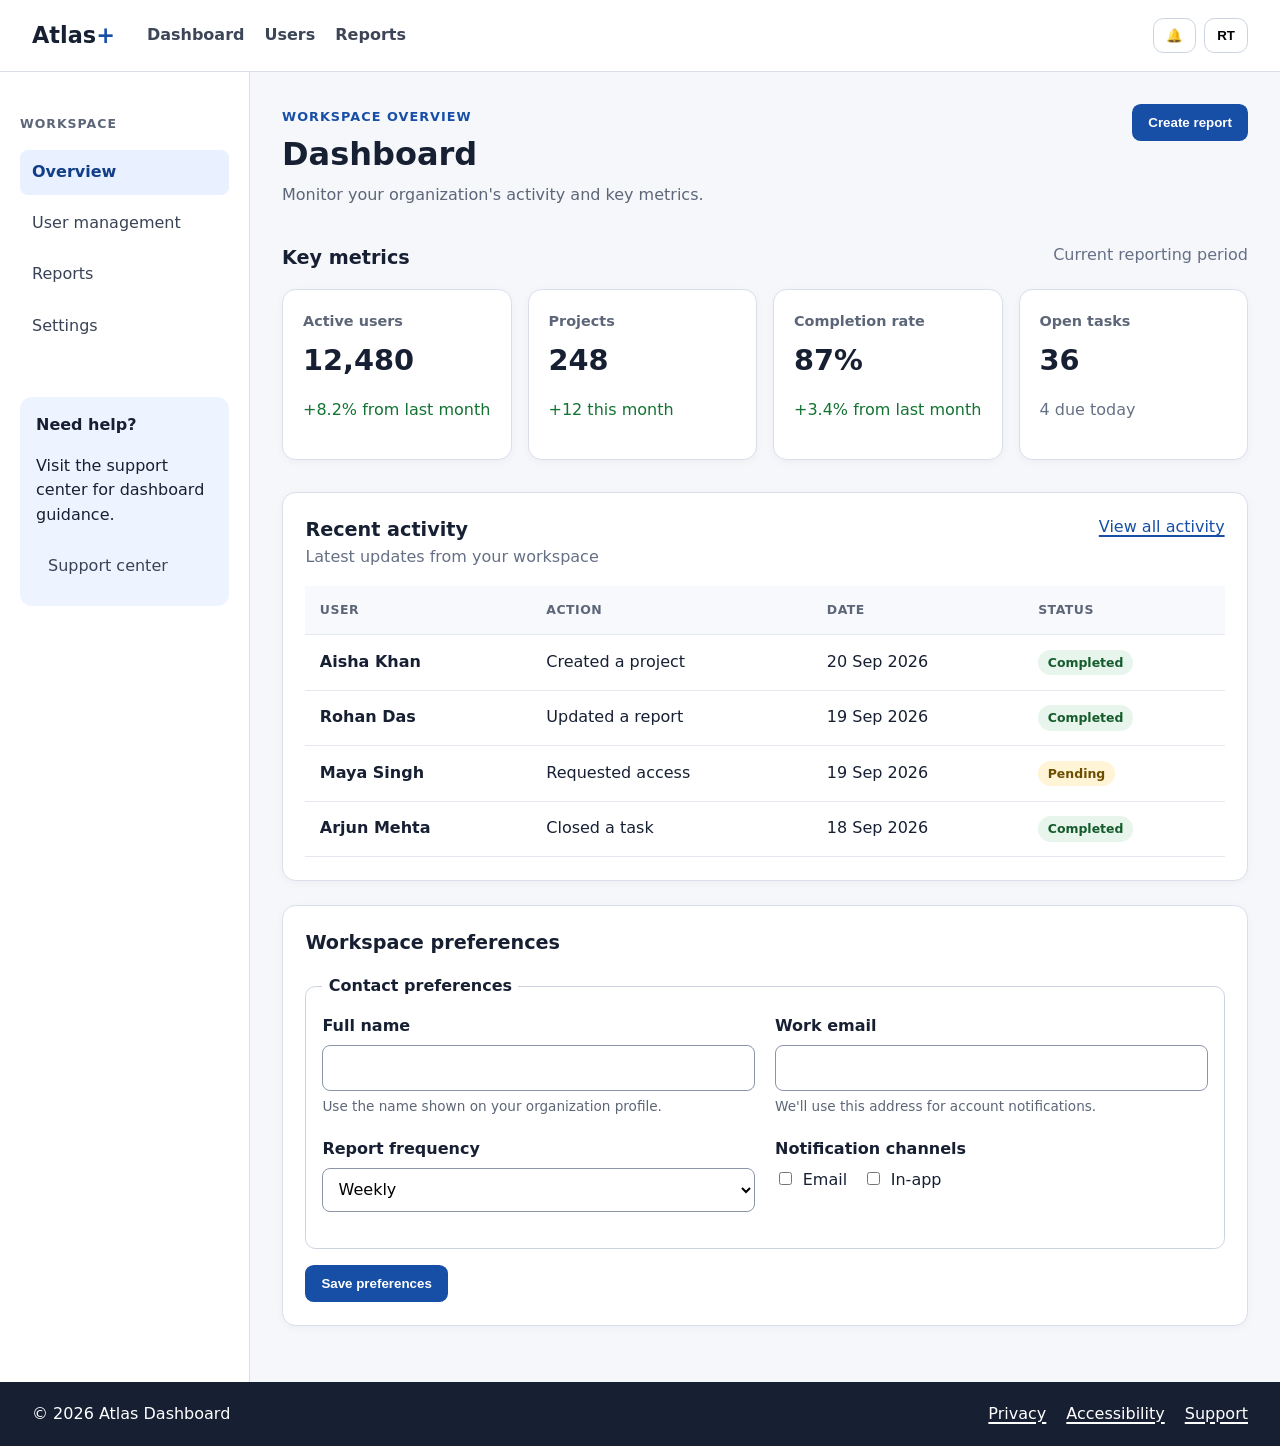
<file: index.html>
<!doctype html>
<html lang="en">
<head>
  <meta charset="utf-8">
  <meta name="viewport" content="width=device-width, initial-scale=1">
  <meta name="description" content="Accessible enterprise dashboard built with semantic HTML5.">
  <title>Atlas Dashboard | Overview</title>
  <link rel="stylesheet" href="css/style.css">
</head>
<body>
  <a class="skip-link" href="#main-content">Skip to main content</a>

  <header class="site-header">
    <div class="brand">
      <a href="index.html" aria-label="Atlas Dashboard home">Atlas<span>+</span></a>
    </div>
    <nav aria-label="Primary navigation">
      <ul>
        <li><a href="index.html" aria-current="page">Dashboard</a></li>
        <li><a href="pages/users.html">Users</a></li>
        <li><a href="pages/reports.html">Reports</a></li>
      </ul>
    </nav>
    <div class="header-actions">
      <button type="button" class="icon-button" aria-label="Open notifications">🔔</button>
      <button type="button" class="profile-button" aria-label="Open profile menu">RT</button>
    </div>
  </header>

  <div class="layout">
    <aside class="sidebar" aria-label="Dashboard sidebar">
      <nav aria-label="Dashboard sections">
        <h2>Workspace</h2>
        <ul>
          <li><a href="index.html" aria-current="page">Overview</a></li>
          <li><a href="pages/users.html">User management</a></li>
          <li><a href="pages/reports.html">Reports</a></li>
          <li><a href="#settings">Settings</a></li>
        </ul>
      </nav>
      <section class="help-card" aria-labelledby="help-title">
        <h2 id="help-title">Need help?</h2>
        <p>Visit the support center for dashboard guidance.</p>
        <a href="#support">Support center</a>
      </section>
    </aside>

    <main id="main-content" class="content">
      <header class="page-heading">
        <div>
          <p class="eyebrow">Workspace overview</p>
          <h1>Dashboard</h1>
          <p>Monitor your organization's activity and key metrics.</p>
        </div>
        <button type="button" class="primary-button" data-modal-open="report-modal">Create report</button>
      </header>

      <section aria-labelledby="metrics-title">
        <div class="section-heading">
          <h2 id="metrics-title">Key metrics</h2>
          <p>Current reporting period</p>
        </div>
        <div class="metric-grid">
          <article class="metric-card">
            <h3>Active users</h3><p class="metric-value">12,480</p><p class="positive">+8.2% from last month</p>
          </article>
          <article class="metric-card">
            <h3>Projects</h3><p class="metric-value">248</p><p class="positive">+12 this month</p>
          </article>
          <article class="metric-card">
            <h3>Completion rate</h3><p class="metric-value">87%</p><p class="positive">+3.4% from last month</p>
          </article>
          <article class="metric-card">
            <h3>Open tasks</h3><p class="metric-value">36</p><p class="neutral">4 due today</p>
          </article>
        </div>
      </section>

      <section aria-labelledby="activity-title" class="panel">
        <div class="section-heading">
          <div><h2 id="activity-title">Recent activity</h2><p>Latest updates from your workspace</p></div>
          <a href="pages/reports.html">View all activity</a>
        </div>
        <div class="table-wrap">
          <table>
            <caption class="sr-only">Recent workspace activity</caption>
            <thead><tr><th scope="col">User</th><th scope="col">Action</th><th scope="col">Date</th><th scope="col">Status</th></tr></thead>
            <tbody>
              <tr><th scope="row">Aisha Khan</th><td>Created a project</td><td>20 Sep 2026</td><td><span class="status success">Completed</span></td></tr>
              <tr><th scope="row">Rohan Das</th><td>Updated a report</td><td>19 Sep 2026</td><td><span class="status success">Completed</span></td></tr>
              <tr><th scope="row">Maya Singh</th><td>Requested access</td><td>19 Sep 2026</td><td><span class="status warning">Pending</span></td></tr>
              <tr><th scope="row">Arjun Mehta</th><td>Closed a task</td><td>18 Sep 2026</td><td><span class="status success">Completed</span></td></tr>
            </tbody>
          </table>
        </div>
      </section>

      <section aria-labelledby="preferences-title" class="panel">
        <div class="section-heading"><h2 id="preferences-title">Workspace preferences</h2></div>
        <form action="#" method="post">
          <fieldset>
            <legend>Contact preferences</legend>
            <div class="form-grid">
              <div>
                <label for="full-name">Full name</label>
                <input id="full-name" name="full-name" type="text" autocomplete="name" required aria-describedby="name-help">
                <p id="name-help" class="field-help">Use the name shown on your organization profile.</p>
              </div>
              <div>
                <label for="email">Work email</label>
                <input id="email" name="email" type="email" autocomplete="email" required aria-describedby="email-help">
                <p id="email-help" class="field-help">We'll use this address for account notifications.</p>
              </div>
              <div>
                <label for="frequency">Report frequency</label>
                <select id="frequency" name="frequency">
                  <option value="weekly">Weekly</option><option value="monthly">Monthly</option><option value="quarterly">Quarterly</option>
                </select>
              </div>
              <div>
                <span class="form-label">Notification channels</span>
                <div class="checkbox-group">
                  <label><input type="checkbox" name="channels" value="email"> Email</label>
                  <label><input type="checkbox" name="channels" value="app"> In-app</label>
                </div>
              </div>
            </div>
          </fieldset>
          <button class="primary-button" type="submit">Save preferences</button>
        </form>
      </section>
    </main>
  </div>

  <footer class="site-footer">
    <p>&copy; 2026 Atlas Dashboard</p>
    <nav aria-label="Footer navigation"><a href="#privacy">Privacy</a><a href="#accessibility">Accessibility</a><a href="#support">Support</a></nav>
  </footer>

  <dialog id="report-modal" aria-labelledby="report-title">
    <form method="dialog" class="modal-card">
      <button class="modal-close" value="cancel" aria-label="Close create report dialog">×</button>
      <h2 id="report-title">Create report</h2>
      <p>Select the reporting period and create a new dashboard report.</p>
      <fieldset>
        <legend>Report details</legend>
        <label for="report-name">Report name</label>
        <input id="report-name" name="report-name" type="text" required minlength="3">
        <label for="report-period">Period</label>
        <select id="report-period" name="report-period"><option>Current month</option><option>Previous month</option><option>Current quarter</option></select>
      </fieldset>
      <div class="modal-actions"><button type="submit" value="cancel" class="secondary-button">Cancel</button><button type="submit" value="default" class="primary-button">Create report</button></div>
    </form>
  </dialog>

  <script src="js/app.js"></script>
</body>
</html>
</file>
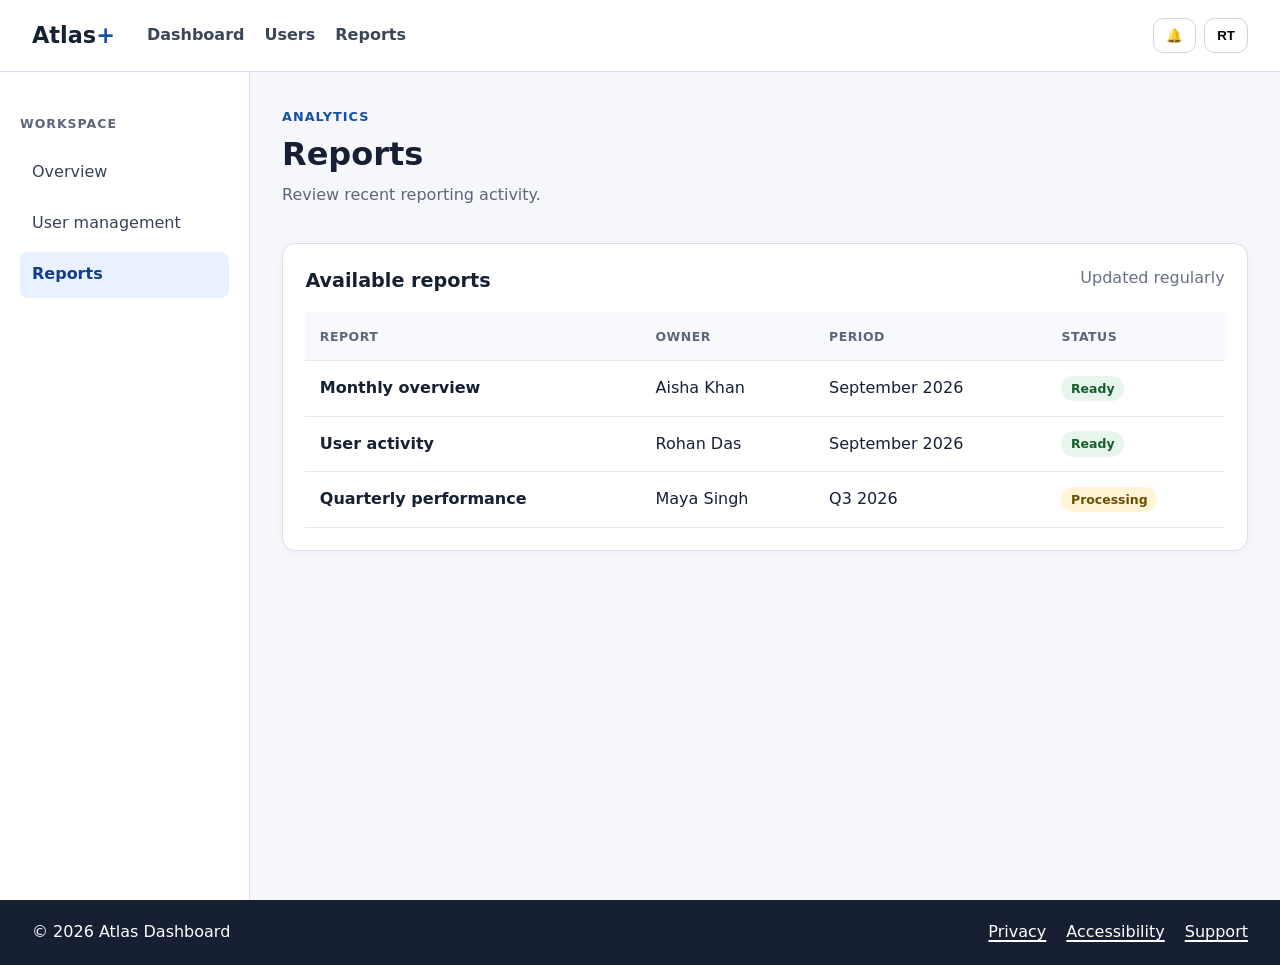
<file: pages/reports.html>
<!doctype html>
<html lang="en"><head><meta charset="utf-8"><meta name="viewport" content="width=device-width, initial-scale=1"><title>Atlas Dashboard | Reports</title><link rel="stylesheet" href="../css/style.css"></head>
<body><a class="skip-link" href="#main-content">Skip to main content</a>
<header class="site-header"><div class="brand"><a href="../index.html" aria-label="Atlas Dashboard home">Atlas<span>+</span></a></div><nav aria-label="Primary navigation"><ul><li><a href="../index.html">Dashboard</a></li><li><a href="users.html">Users</a></li><li><a href="reports.html" aria-current="page">Reports</a></li></ul></nav><div class="header-actions"><button type="button" class="icon-button" aria-label="Open notifications">🔔</button><button type="button" class="profile-button" aria-label="Open profile menu">RT</button></div></header>
<div class="layout"><aside class="sidebar" aria-label="Dashboard sidebar"><nav aria-label="Dashboard sections"><h2>Workspace</h2><ul><li><a href="../index.html">Overview</a></li><li><a href="users.html">User management</a></li><li><a href="reports.html" aria-current="page">Reports</a></li></ul></nav></aside>
<main id="main-content" class="content"><header class="page-heading"><div><p class="eyebrow">Analytics</p><h1>Reports</h1><p>Review recent reporting activity.</p></div></header>
<section class="panel" aria-labelledby="reports-title"><div class="section-heading"><h2 id="reports-title">Available reports</h2><p>Updated regularly</p></div><div class="table-wrap"><table><caption class="sr-only">Available reports</caption><thead><tr><th scope="col">Report</th><th scope="col">Owner</th><th scope="col">Period</th><th scope="col">Status</th></tr></thead><tbody><tr><th scope="row">Monthly overview</th><td>Aisha Khan</td><td>September 2026</td><td><span class="status success">Ready</span></td></tr><tr><th scope="row">User activity</th><td>Rohan Das</td><td>September 2026</td><td><span class="status success">Ready</span></td></tr><tr><th scope="row">Quarterly performance</th><td>Maya Singh</td><td>Q3 2026</td><td><span class="status warning">Processing</span></td></tr></tbody></table></div></section></main></div>
<footer class="site-footer"><p>&copy; 2026 Atlas Dashboard</p><nav aria-label="Footer navigation"><a href="../index.html#privacy">Privacy</a><a href="../index.html#accessibility">Accessibility</a><a href="../index.html#support">Support</a></nav></footer>
<script src="../js/app.js"></script></body></html>
</file>
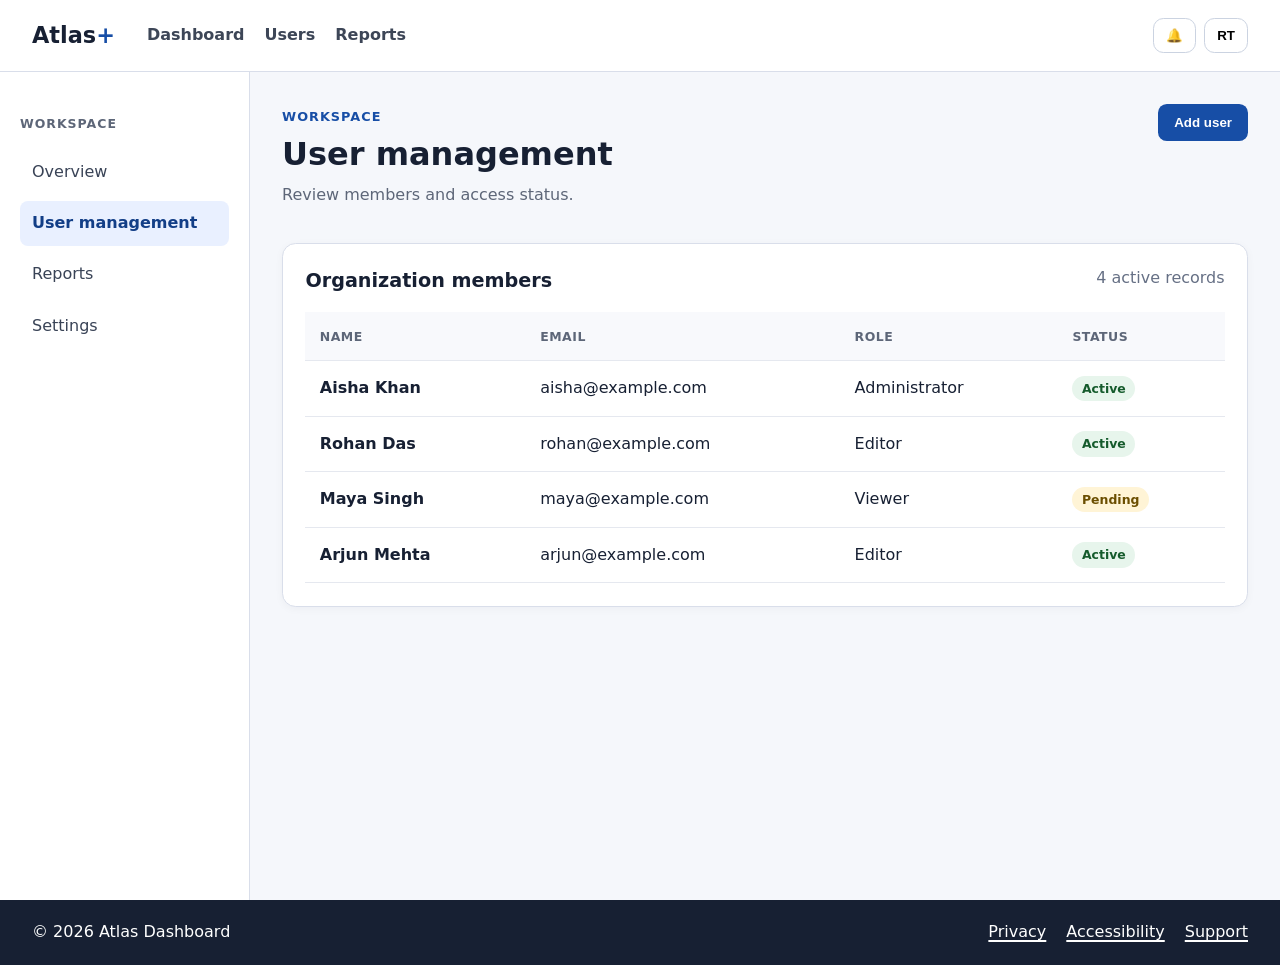
<file: pages/users.html>
<!doctype html>
<html lang="en"><head><meta charset="utf-8"><meta name="viewport" content="width=device-width, initial-scale=1"><title>Atlas Dashboard | Users</title><link rel="stylesheet" href="../css/style.css"></head>
<body><a class="skip-link" href="#main-content">Skip to main content</a>
<header class="site-header"><div class="brand"><a href="../index.html" aria-label="Atlas Dashboard home">Atlas<span>+</span></a></div><nav aria-label="Primary navigation"><ul><li><a href="../index.html">Dashboard</a></li><li><a href="users.html" aria-current="page">Users</a></li><li><a href="reports.html">Reports</a></li></ul></nav><div class="header-actions"><button type="button" class="icon-button" aria-label="Open notifications">🔔</button><button type="button" class="profile-button" aria-label="Open profile menu">RT</button></div></header>
<div class="layout"><aside class="sidebar" aria-label="Dashboard sidebar"><nav aria-label="Dashboard sections"><h2>Workspace</h2><ul><li><a href="../index.html">Overview</a></li><li><a href="users.html" aria-current="page">User management</a></li><li><a href="reports.html">Reports</a></li><li><a href="../index.html#settings">Settings</a></li></ul></nav></aside>
<main id="main-content" class="content"><header class="page-heading"><div><p class="eyebrow">Workspace</p><h1>User management</h1><p>Review members and access status.</p></div><button class="primary-button" type="button" data-modal-open="user-modal">Add user</button></header>
<section class="panel" aria-labelledby="users-title"><div class="section-heading"><h2 id="users-title">Organization members</h2><p>4 active records</p></div><div class="table-wrap"><table><caption class="sr-only">Organization members and roles</caption><thead><tr><th scope="col">Name</th><th scope="col">Email</th><th scope="col">Role</th><th scope="col">Status</th></tr></thead><tbody><tr><th scope="row">Aisha Khan</th><td>aisha@example.com</td><td>Administrator</td><td><span class="status success">Active</span></td></tr><tr><th scope="row">Rohan Das</th><td>rohan@example.com</td><td>Editor</td><td><span class="status success">Active</span></td></tr><tr><th scope="row">Maya Singh</th><td>maya@example.com</td><td>Viewer</td><td><span class="status warning">Pending</span></td></tr><tr><th scope="row">Arjun Mehta</th><td>arjun@example.com</td><td>Editor</td><td><span class="status success">Active</span></td></tr></tbody></table></div></section></main></div>
<footer class="site-footer"><p>&copy; 2026 Atlas Dashboard</p><nav aria-label="Footer navigation"><a href="../index.html#privacy">Privacy</a><a href="../index.html#accessibility">Accessibility</a><a href="../index.html#support">Support</a></nav></footer>
<dialog id="user-modal" aria-labelledby="user-title"><form method="dialog" class="modal-card"><button class="modal-close" value="cancel" aria-label="Close add user dialog">×</button><h2 id="user-title">Add user</h2><fieldset><legend>User details</legend><label for="user-name">Full name</label><input id="user-name" name="user-name" type="text" required><label for="user-email">Email</label><input id="user-email" name="user-email" type="email" required></fieldset><div class="modal-actions"><button class="secondary-button" value="cancel">Cancel</button><button class="primary-button" value="default">Add user</button></div></form></dialog>
<script src="../js/app.js"></script></body></html>
</file>
<file: css/style.css>
*{box-sizing:border-box}html{scroll-behavior:smooth}body{margin:0;font-family:Inter,system-ui,-apple-system,BlinkMacSystemFont,"Segoe UI",sans-serif;background:#f5f7fb;color:#172033;line-height:1.55}a{color:#174ea6;text-decoration-thickness:.12em;text-underline-offset:.2em}a:focus-visible,button:focus-visible,input:focus-visible,select:focus-visible{outline:3px solid #111827;outline-offset:3px}.skip-link{position:absolute;left:1rem;top:-4rem;padding:.75rem 1rem;background:#111827;color:#fff;z-index:100}.skip-link:focus{top:1rem}.site-header{min-height:72px;background:#fff;border-bottom:1px solid #d9deea;display:flex;align-items:center;gap:2rem;padding:.75rem 2rem}.brand a{font-size:1.4rem;font-weight:800;text-decoration:none;color:#172033}.brand span{color:#174ea6}.site-header nav{flex:1}.site-header nav ul,.site-footer nav{display:flex;gap:1.25rem;list-style:none;margin:0;padding:0}.site-header nav a{font-weight:650;text-decoration:none;color:#3d4657}.header-actions{display:flex;gap:.5rem}.icon-button,.profile-button{border:1px solid #cbd3e1;background:#fff;border-radius:.65rem;padding:.55rem .75rem;cursor:pointer}.profile-button{font-weight:800}.layout{display:grid;grid-template-columns:250px 1fr;min-height:calc(100vh - 72px)}.sidebar{background:#fff;border-right:1px solid #d9deea;padding:2rem 1.25rem}.sidebar h2{font-size:.78rem;text-transform:uppercase;letter-spacing:.08em;color:#5d6678}.sidebar ul{list-style:none;padding:0;margin:1rem 0}.sidebar li+li{margin-top:.35rem}.sidebar a{display:block;padding:.65rem .75rem;border-radius:.5rem;text-decoration:none;color:#394356}.sidebar a[aria-current=page]{background:#e9f0ff;color:#123e87;font-weight:700}.help-card{margin-top:3rem;padding:1rem;background:#eef4ff;border-radius:.75rem}.help-card h2{margin-top:0;color:#172033;text-transform:none;letter-spacing:normal;font-size:1rem}.content{max-width:1400px;width:100%;margin:0 auto;padding:2rem}.page-heading{display:flex;align-items:flex-start;justify-content:space-between;gap:2rem;margin-bottom:2rem}.page-heading h1{margin:.1rem 0;font-size:2rem}.page-heading p{margin:.2rem 0;color:#5d6678}.eyebrow{font-size:.8rem!important;text-transform:uppercase;letter-spacing:.08em;font-weight:750;color:#174ea6!important}.section-heading{display:flex;align-items:flex-start;justify-content:space-between;gap:1rem;margin-bottom:1rem}.section-heading h2{margin:0;font-size:1.2rem}.section-heading p{margin:0;color:#667085}.metric-grid{display:grid;grid-template-columns:repeat(4,1fr);gap:1rem;margin-bottom:2rem}.metric-card,.panel{background:#fff;border:1px solid #d9deea;border-radius:.85rem;box-shadow:0 2px 8px rgba(23,32,51,.04)}.metric-card{padding:1.25rem}.metric-card h3{margin:0;color:#5d6678;font-size:.9rem}.metric-value{font-size:1.8rem;font-weight:800;margin:.35rem 0}.positive{color:#137333}.neutral{color:#667085}.panel{padding:1.4rem;margin-bottom:1.5rem}.table-wrap{overflow-x:auto}table{width:100%;border-collapse:collapse}caption{padding:.5rem;text-align:left}th,td{text-align:left;padding:.9rem;border-bottom:1px solid #e5e8ef}thead th{font-size:.78rem;text-transform:uppercase;letter-spacing:.04em;color:#5d6678;background:#f8f9fc}tbody th{font-weight:700}.status{display:inline-block;border-radius:999px;padding:.2rem .6rem;font-size:.78rem;font-weight:700}.status.success{background:#e7f5ec;color:#155b2c}.status.warning{background:#fff4d6;color:#6b4e00}.primary-button,.secondary-button{border:0;border-radius:.55rem;padding:.7rem 1rem;font-weight:750;cursor:pointer}.primary-button{background:#174ea6;color:#fff}.secondary-button{background:#e9edf4;color:#172033}.form-grid{display:grid;grid-template-columns:1fr 1fr;gap:1.25rem;margin-bottom:1.25rem}fieldset{border:1px solid #cbd3e1;border-radius:.65rem;padding:1rem;margin:0 0 1rem}legend{font-weight:750;padding:0 .4rem}label,.form-label{display:block;font-weight:700;margin-bottom:.35rem}input,select{width:100%;min-height:44px;border:1px solid #8b95a7;border-radius:.5rem;padding:.6rem .7rem;font:inherit;background:#fff}.field-help{margin:.35rem 0 0;color:#5d6678;font-size:.85rem}.checkbox-group{display:flex;gap:1rem}.checkbox-group label{font-weight:500}.checkbox-group input{width:auto;min-height:auto;margin-right:.35rem}.site-footer{background:#172033;color:#fff;display:flex;justify-content:space-between;gap:1rem;padding:1.25rem 2rem}.site-footer a{color:#fff}.site-footer p{margin:0}.modal-card{width:min(520px,calc(100vw - 2rem));border:0;border-radius:.85rem;padding:1.5rem;box-shadow:0 12px 40px rgba(0,0,0,.25)}dialog::backdrop{background:rgba(0,0,0,.55)}.modal-card h2{margin-top:0}.modal-close{float:right;border:0;background:transparent;font-size:1.8rem;cursor:pointer}.modal-actions{display:flex;justify-content:flex-end;gap:.75rem}.sr-only{position:absolute;width:1px;height:1px;padding:0;margin:-1px;overflow:hidden;clip:rect(0,0,0,0);white-space:nowrap;border:0}@media(max-width:900px){.layout{grid-template-columns:1fr}.sidebar{border-right:0;border-bottom:1px solid #d9deea}.metric-grid{grid-template-columns:repeat(2,1fr)}.site-header{flex-wrap:wrap}.site-header nav{order:3;flex-basis:100%}}@media(max-width:600px){.content{padding:1rem}.metric-grid,.form-grid{grid-template-columns:1fr}.page-heading{flex-direction:column}.site-footer{flex-direction:column}.site-header{padding:1rem}.site-header nav ul{flex-wrap:wrap}}
</file>
